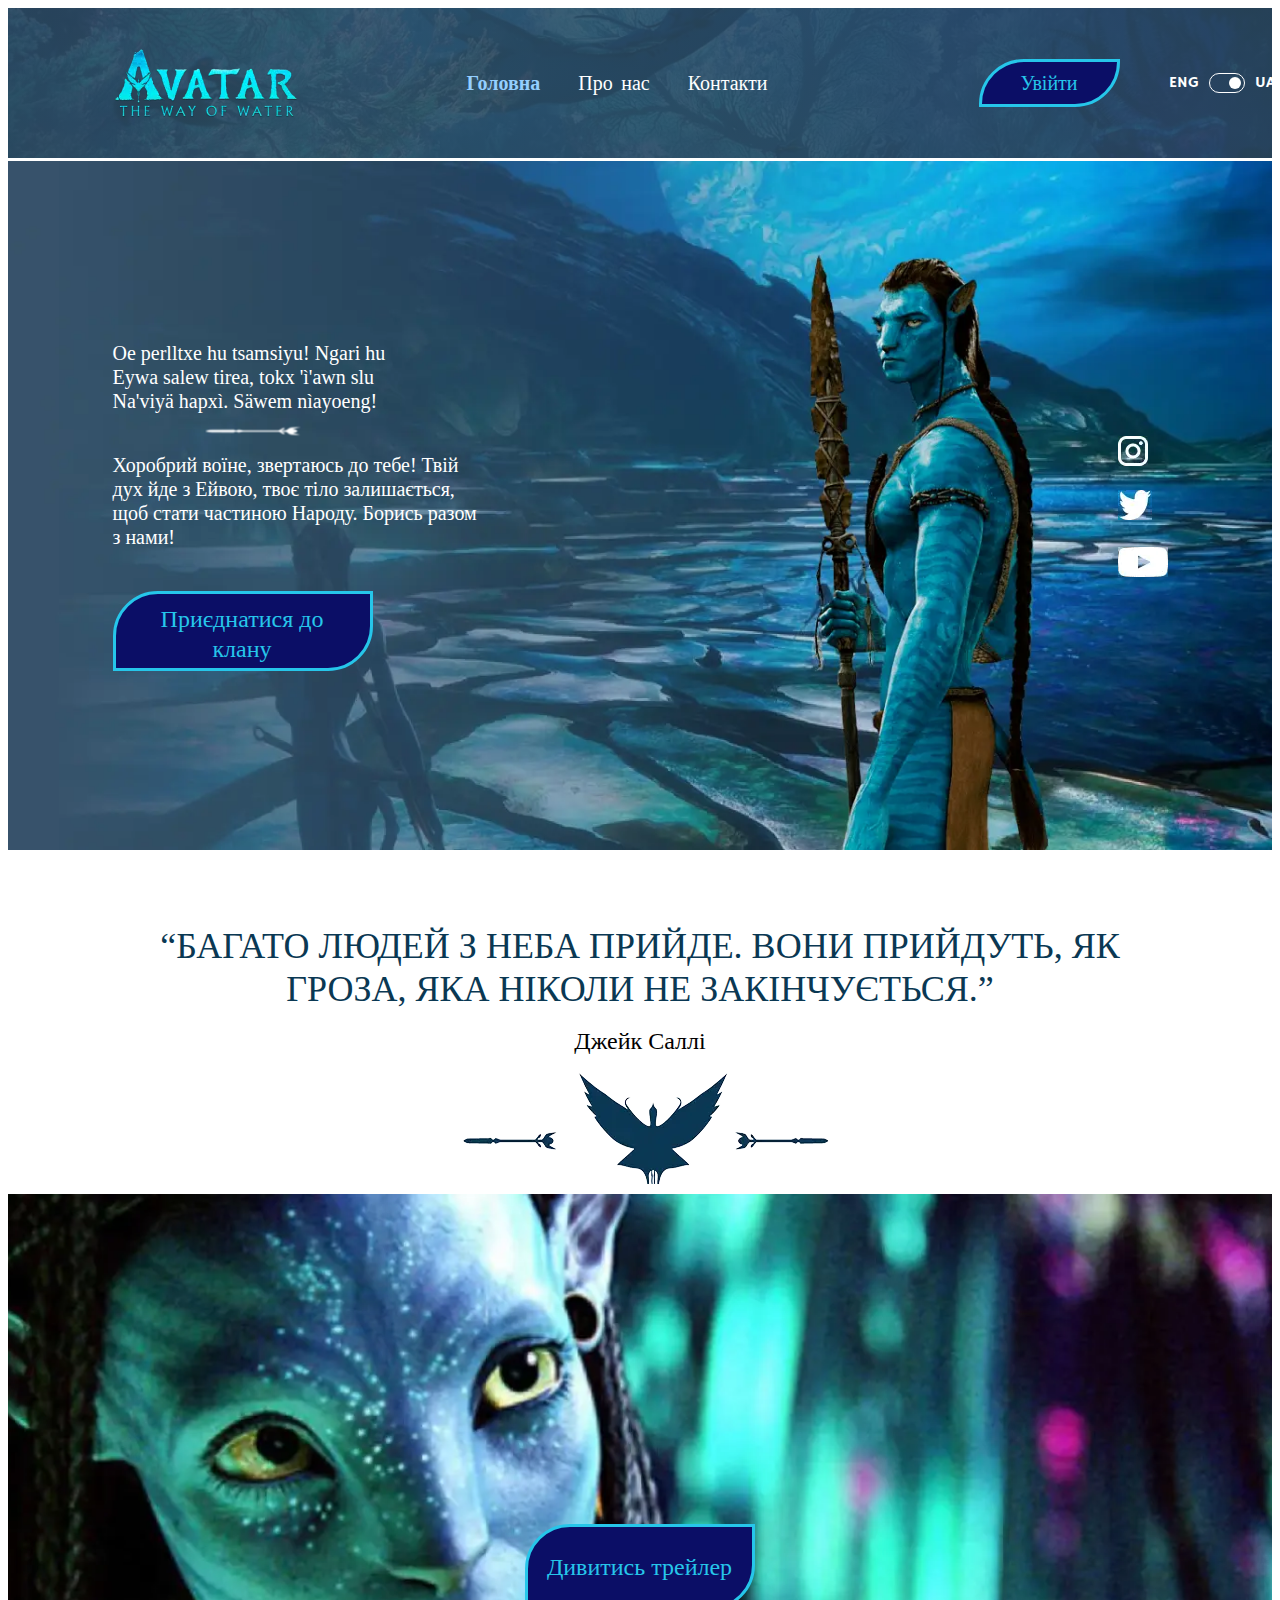
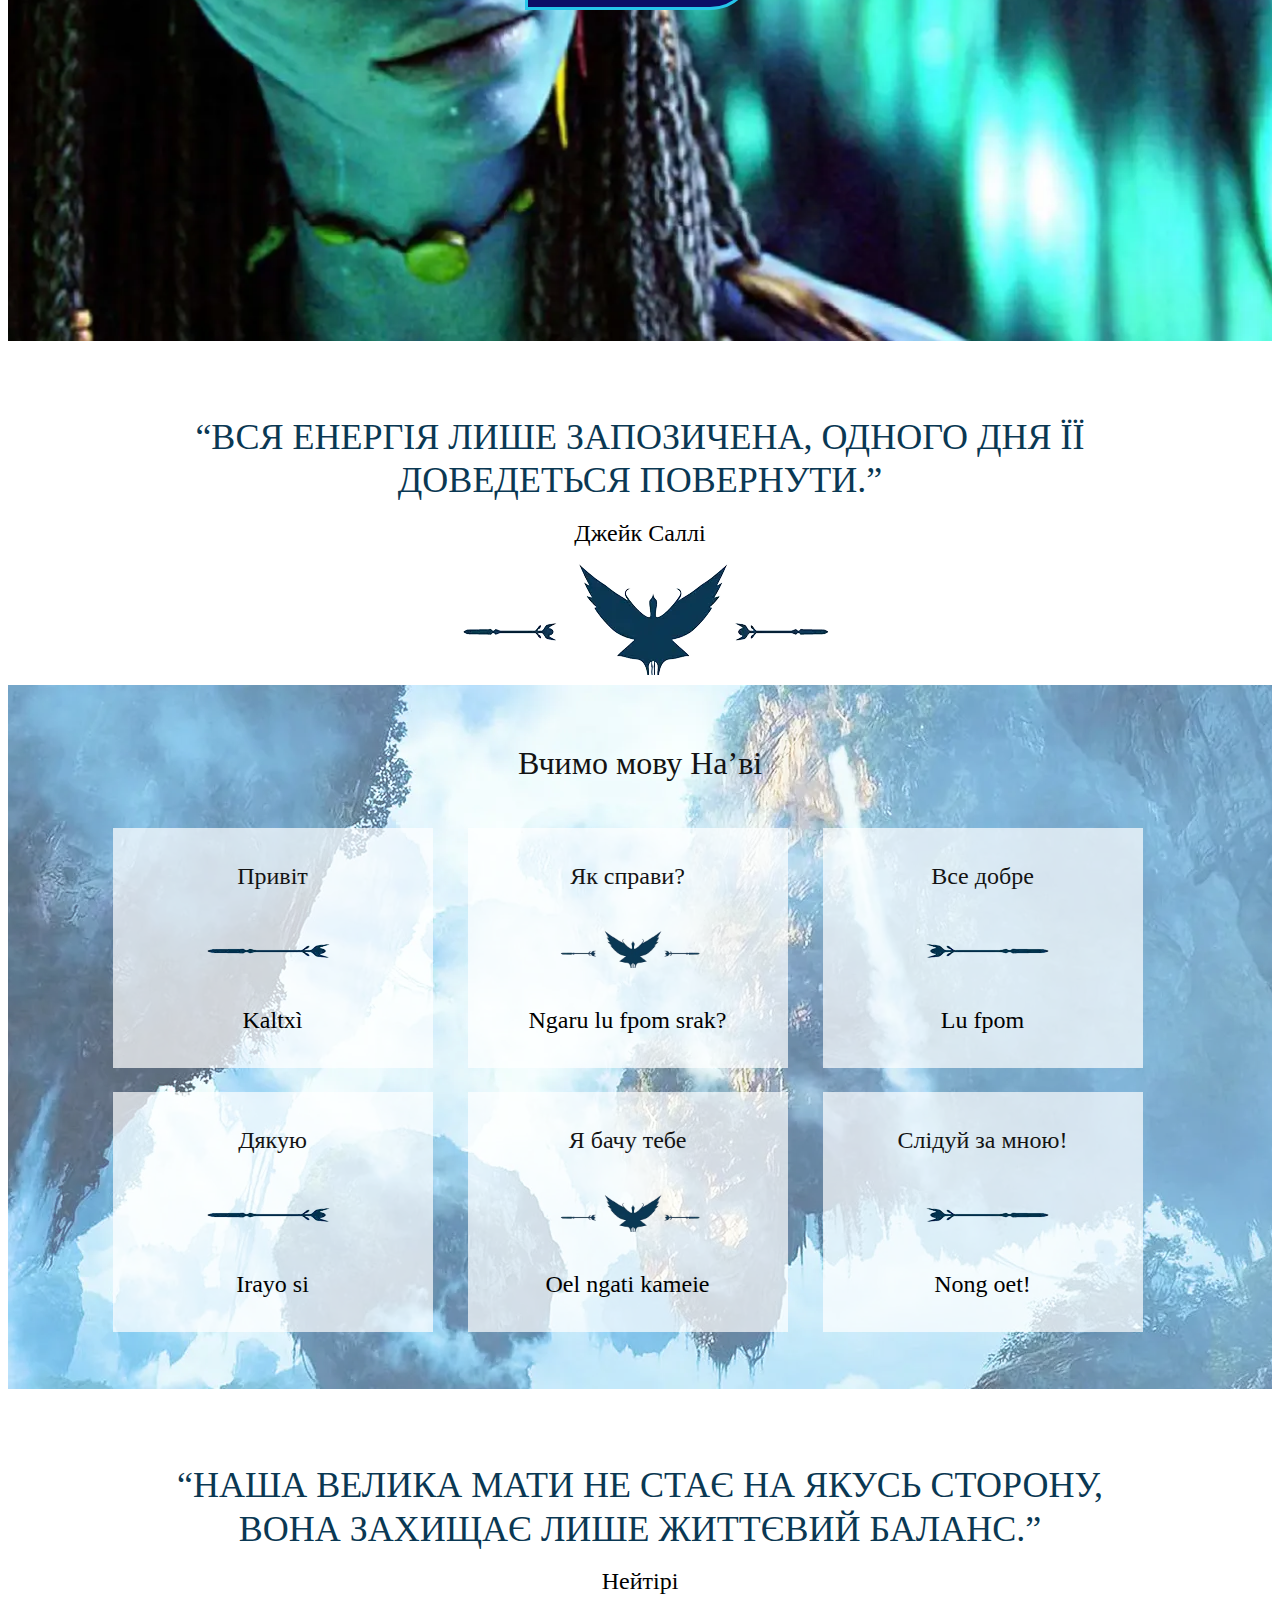
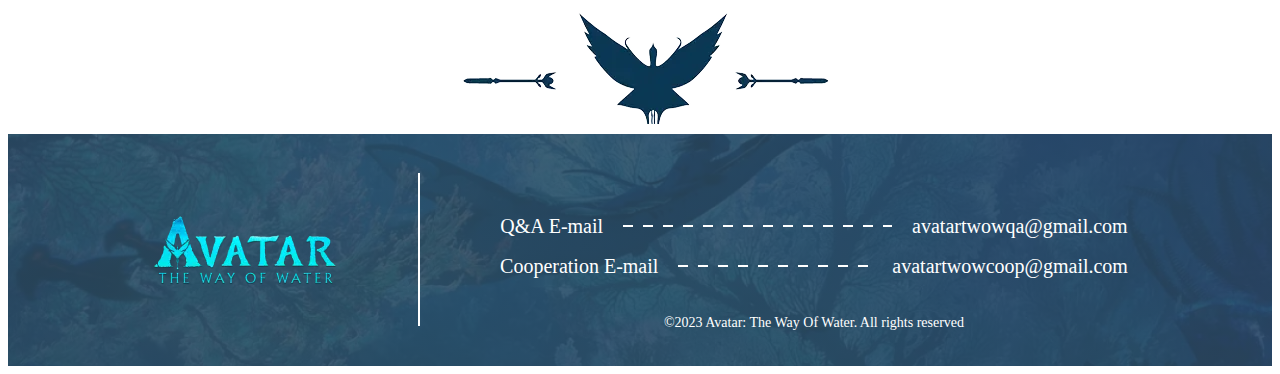
<file: index.html>
<!DOCTYPE html>
<html lang="en">
<head>
    <meta charset="UTF-8">
    <meta name="viewport" content="width=device-width, initial-scale=1.0">
    <title>Avatar</title>
    <link rel="stylesheet" href="https://cdnjs.cloudflare.com/ajax/libs/modern-normalize/3.0.1/modern-normalize.min.css" integrity="sha512-q6WgHqiHlKyOqslT/lgBgodhd03Wp4BEqKeW6nNtlOY4quzyG3VoQKFrieaCeSnuVseNKRGpGeDU3qPmabCANg==" crossorigin="anonymous" referrerpolicy="no-referrer" />
    <link rel="preconnect" href="https://fonts.googleapis.com">
<link rel="preconnect" href="https://fonts.gstatic.com" crossorigin>
<link href="https://fonts.googleapis.com/css2?family=Hammersmith+One&family=Headland+One&family=Inter:ital,opsz,wght@0,14..32,100..900;1,14..32,100..900&display=swap" rel="stylesheet">
    <link rel="stylesheet" href="./css/reset.css">
    <link rel="stylesheet" href="./css/style.css">
</head>
<body>
    <header class="header">
        <div class="container header-box">
        <a href="./index.html" class="header-logo"><img class="header-img" src="./img/logo.webp" alt="logo"></a>
        <nav class="header-nav">
            <ul class="header-list">
                <li class="heder-item"><a href="./index.html" class="header-link active">Головна</a></li>
                <li class="heder-item"><a href="#" class="header-link header-link2"><span>Про</span><span>нас</span></a></li>
                <li class="heder-item"><a href="#" class="header-link">Контакти</a></li>
            </ul>
            <ul class="header-functions">
                <li class="header-function"><button class="header-button">Увійти</button></li>
                <li class="header-function">
                    <a class="header-language" href="./pages/english.html">ENG</a>
                    <svg class="header-switch" xmlns="http://www.w3.org/2000/svg" width="36" height="20" viewBox="0 0 36 20" fill="none">
<rect x="0.5" y="0.5" width="35" height="19" rx="9.5" stroke="white"/>
<circle cx="26" cy="10" r="6" fill="white"/>
</svg>
<a class="header-language" href="./index.html">UA</a>
                </li>
            </ul>
        </nav>
        </div>
    </header>
    <main class="main">
        <section class="hero">
            <div class="container hero-container">
            <div class="hero-box">
            <p class="hero-text">Oe perlltxe hu tsamsiyu! Ngari hu Eywa salew tirea, tokx 'ì'awn slu Na'viyä hapxì. Säwem nìayoeng!</p>
            <img src="./img/witch.webp" alt="witch" class="hero-img">
            <p class="hero-text2">Хоробрий воїне, звертаюсь до тебе! Твій дух йде з Ейвою, твоє тіло залишається, щоб стати частиною Народу. Борись разом з нами!</p>
            <button class="hero-button" type="button">Приєднатися до клану</button>
            </div>
            <ul class="hero-list">
                <li class="hero-item"><a class="hero-link" href="#"><img class="hero-contact" src="./img/instagram.webp" alt="instagram"></a></li>
                <li class="hero-item"><a class="hero-link" href="#"><img class="hero-contact" src="./img/twitter.webp" alt="twitter"></a></li>
                <li class="hero-item"><a class="hero-link" href="#"><img class="hero-contact" src="./img/youtube.webp" alt="youtube"></a></li>
            </ul>
            </div>
        </section>
        <section class="quote">
            <div class="container quote-box">
            <blockquote class="quote-title">“БАГАТО ЛЮДЕЙ З НЕБА ПРИЙДЕ. ВОНИ ПРИЙДУТЬ, ЯК ГРОЗА, ЯКА НІКОЛИ НЕ ЗАКІНЧУЄТЬСЯ.” </blockquote>
            <cite class="quote-subtitle">Джейк Саллі</cite>
            <img class="quote-img" src="./img/bird.webp" alt="bird" class="quote-img">
            </div>
        </section>
        <section class="trailer">
            <div class="container trailer-box">
            <a class="trailer-link" href="https://www.bing.com/videos/riverview/relatedvideo?q=trailer+avatar+3&mid=0A6B4C93056DC062D4F00A6B4C93056DC062D4F0&FORM=VIRE" target="_blank">
            <button class="trailer-button" type="button">Дивитись трейлер</button>
            </a>
            </div>
        </section>
        <section class="quote">
            <div class="container quote-box">
            <blockquote class="quote-title">“ВСЯ ЕНЕРГІЯ ЛИШЕ ЗАПОЗИЧЕНА, ОДНОГО ДНЯ ЇЇ ДОВЕДЕТЬСЯ ПОВЕРНУТИ.”</blockquote>
            <cite class="quote-subtitle">Джейк Саллі</cite>
            <img class="quote-img" src="./img/bird.webp" alt="bird" class="quote-img">
            </div>
        </section>
        <section class="language">
            <div class="container language-box">
            <h2 class="language-title">Вчимо мову На’ві</h2>
            <ul class="language-list">
                <li class="language-item">
                    <p class="language-subtitle">Привіт</p>
                    <img class="language-img" src="./img/witchs.webp" alt="witchs">
                    <p class="language-subtitle2">Kaltxì</p>
                </li>
                <li class="language-item">
                    <p class="language-subtitle">Як справи?</p>
                    <img class="language-img language-img2" src="./img/bird.webp" alt="bird">
                    <p class="language-subtitle2">Ngaru lu fpom srak?</p>
                </li>
                <li class="language-item">
                    <p class="language-subtitle">Все добре</p>
                    <img class="language-img" src="./img/witchss.webp" alt="witchss">
                    <p class="language-subtitle2">Lu fpom</p>
                </li>
                <li class="language-item">
                    <p class="language-subtitle">Дякую</p>
                    <img class="language-img" src="./img/witchs.webp" alt="witchs">
                    <p class="language-subtitle2">Irayo si </p>
                </li>
                <li class="language-item">
                    <p class="language-subtitle">Я бачу тебе</p>
                    <img class="language-img language-img2" src="./img/bird.webp" alt="bird">
                    <p class="language-subtitle2">Oel ngati kameie</p>
                </li>
                <li class="language-item">
                    <p class="language-subtitle">Слідуй за мною!</p>
                    <img class="language-img" src="./img/witchss.webp" alt="witchss">
                    <p class="language-subtitle2">Nong oet!</p>
                </li>
            </ul>
            </div>
        </section>
        <section class="quote">
            <div class="container quote-box">
            <blockquote class="quote-title">“НАША ВЕЛИКА МАТИ НЕ СТАЄ НА ЯКУСЬ СТОРОНУ, ВОНА ЗАХИЩАЄ ЛИШЕ ЖИТТЄВИЙ БАЛАНС.”</blockquote>
            <cite class="quote-subtitle">Нейтірі</cite>
            <img class="quote-img" src="./img/bird.webp" alt="bird" class="quote-img">
            </div>
        </section>
    </main>
    <footer class="footer">
        <div class="container footer-box">
        <a class="footer-logo" href="./index.html"><img class="footer-img3" src="./img/logo.webp" alt="logo"></a>
        <img class="footer-img" src="./img/line.webp" alt="line">
        <div class="footer-box2">
        <ul class="footer-list">
            <li class="footer-item">
                <p class="footer-text">Q&A E-mail</p>
                <svg class="footer-line" xmlns="http://www.w3.org/2000/svg" width="269" height="2" viewBox="0 0 269 2" fill="none">
<path d="M0 1L269 0.999976" stroke="white" stroke-width="2" stroke-dasharray="10 10"/>
</svg>
                <a class="footer-link" href="mailto:avatartwowqa@gmail.com">avatartwowqa@gmail.com</a>
            </li>
            <li class="footer-item">
                <p class="footer-text">Cooperation E-mail</p>
                <svg class="footer-line" xmlns="http://www.w3.org/2000/svg" width="194" height="2" viewBox="0 0 194 2" fill="none">
<path d="M0 1L194 1.00002" stroke="white" stroke-width="2" stroke-dasharray="10 10"/>
</svg>
                <a class="footer-link" href="mailto:avatartwowcoop@gmail.com">avatartwowcoop@gmail.com</a>
            </li>
        </ul>
        <p class="footer-information">©2023 Avatar: The Way Of Water. All rights reserved</p>
        </div>
        </div>
    </footer>
</body>
</html>
</file>
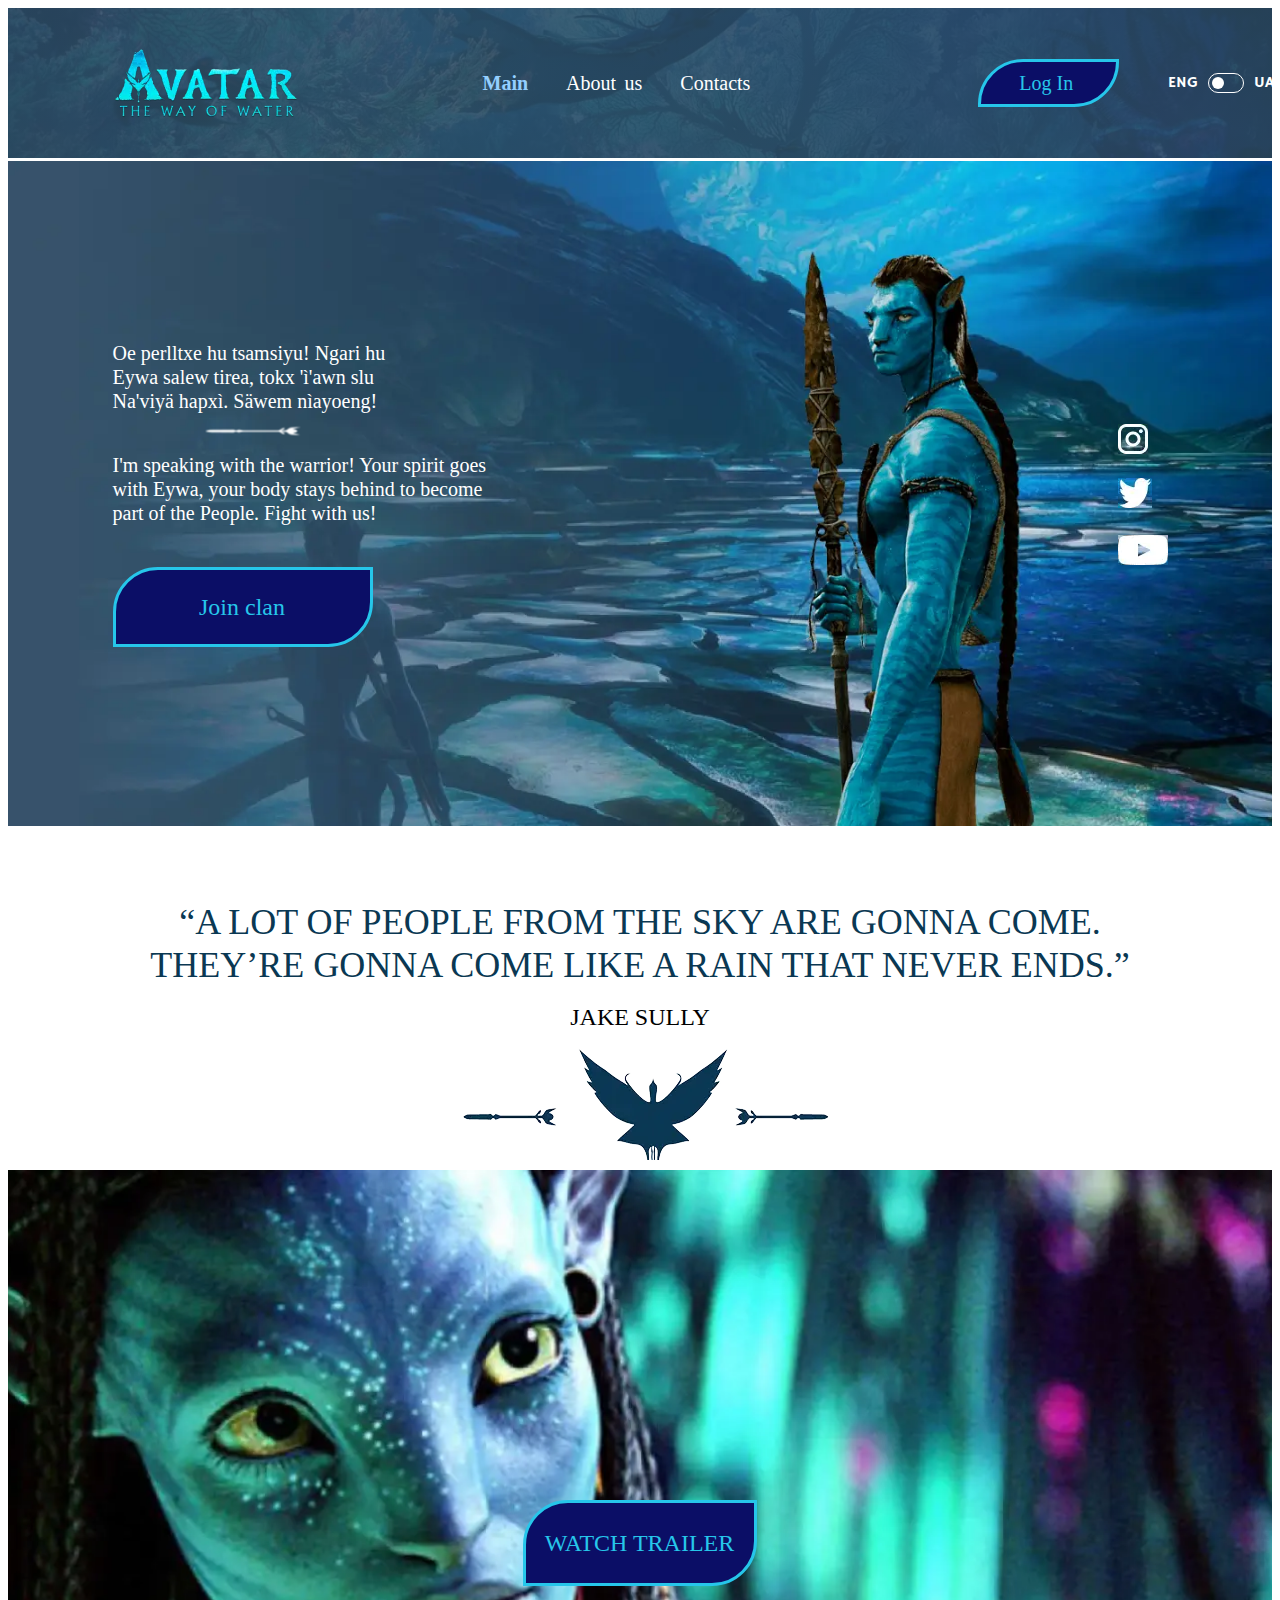
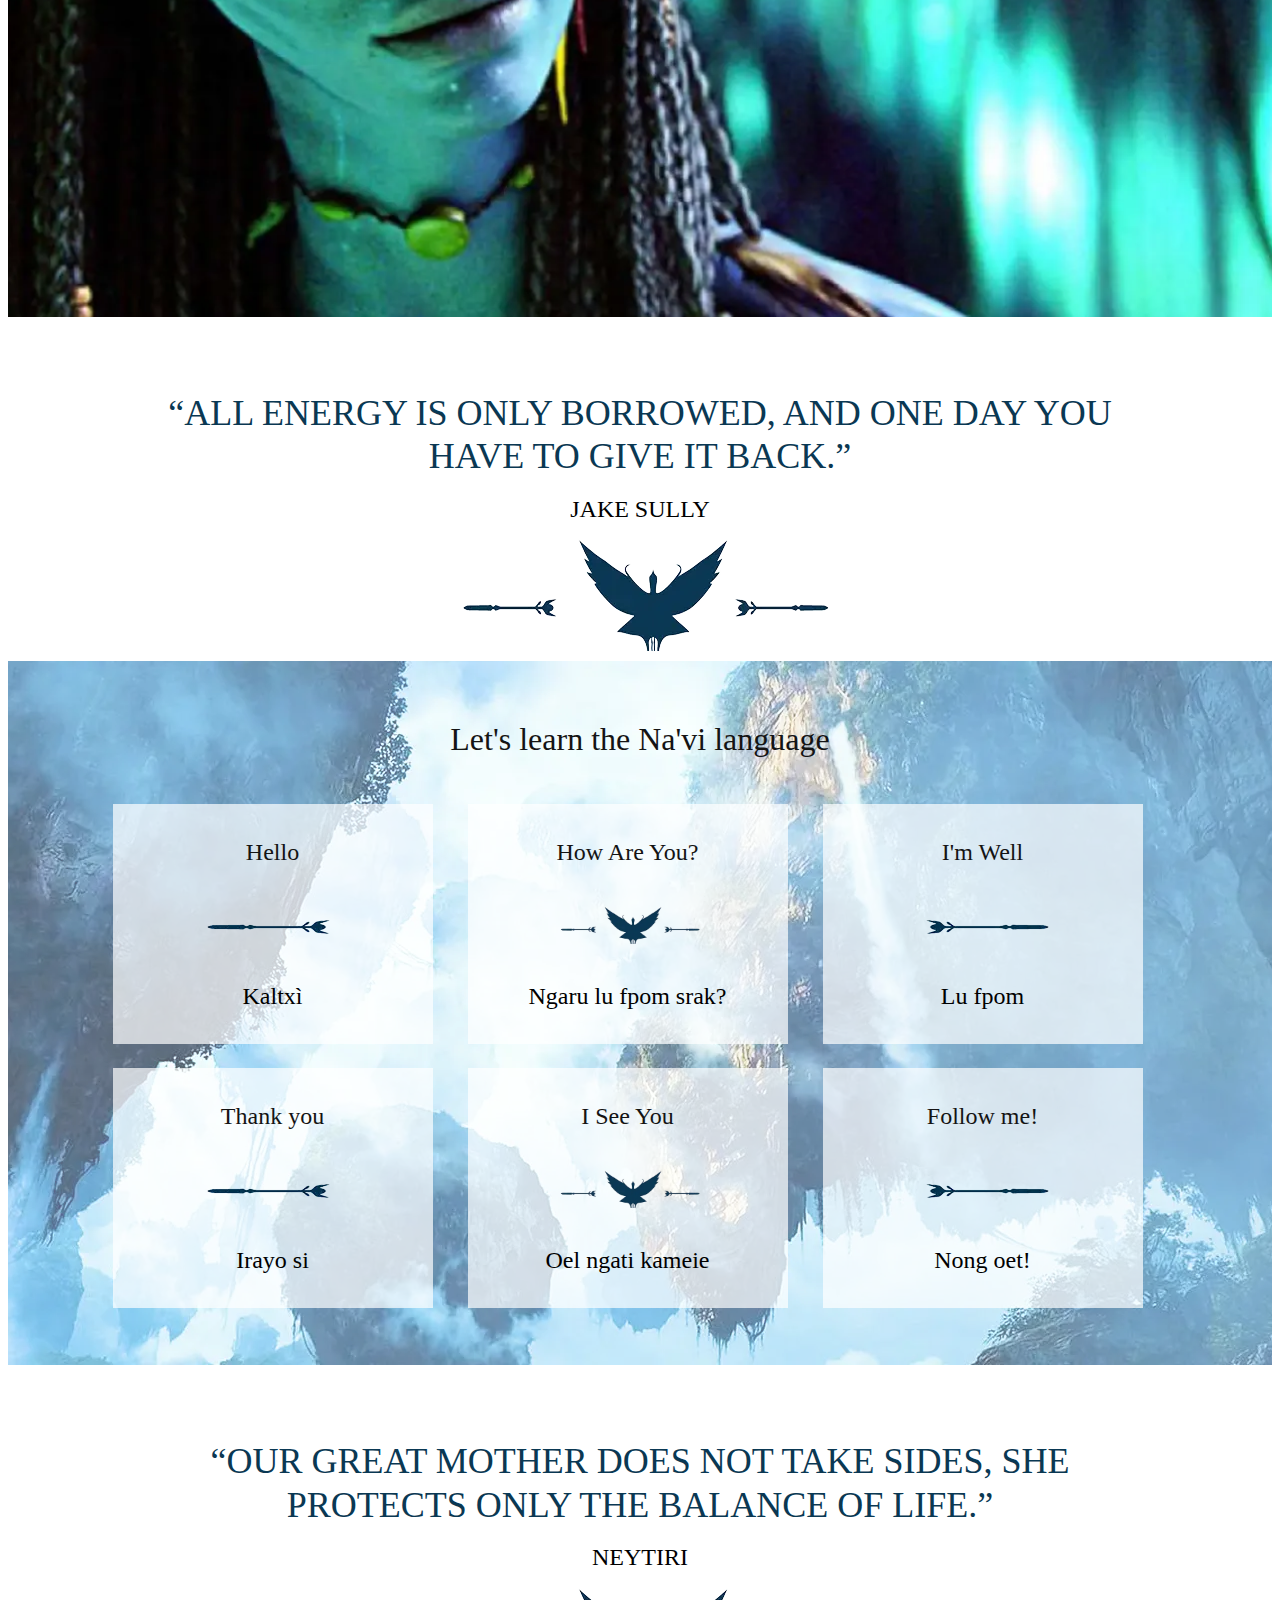
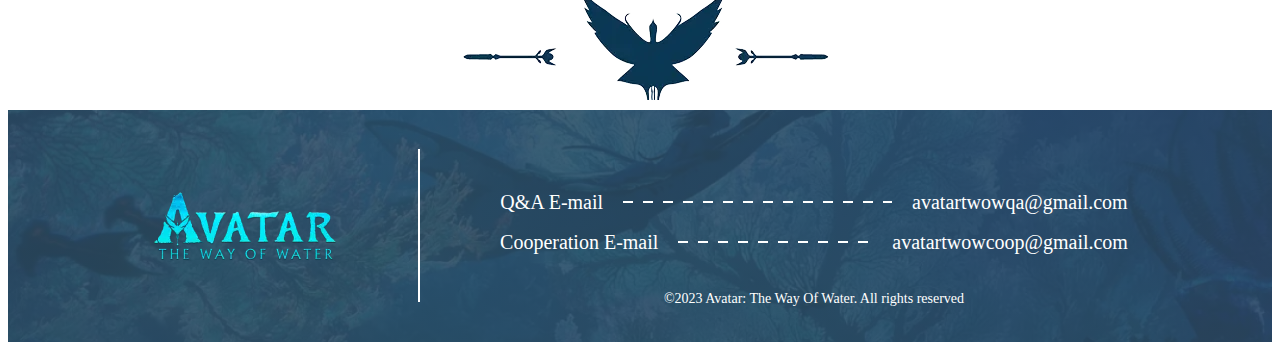
<file: pages/english.html>
<!DOCTYPE html>
<html lang="en">
<head>
    <meta charset="UTF-8">
    <meta name="viewport" content="width=device-width, initial-scale=1.0">
    <title>Avatar</title>
    <link rel="stylesheet" href="https://cdnjs.cloudflare.com/ajax/libs/modern-normalize/3.0.1/modern-normalize.min.css" integrity="sha512-q6WgHqiHlKyOqslT/lgBgodhd03Wp4BEqKeW6nNtlOY4quzyG3VoQKFrieaCeSnuVseNKRGpGeDU3qPmabCANg==" crossorigin="anonymous" referrerpolicy="no-referrer" />
    <link rel="preconnect" href="https://fonts.googleapis.com">
<link rel="preconnect" href="https://fonts.gstatic.com" crossorigin>
<link href="https://fonts.googleapis.com/css2?family=Hammersmith+One&family=Headland+One&family=Inter:ital,opsz,wght@0,14..32,100..900;1,14..32,100..900&display=swap" rel="stylesheet">
    <link rel="stylesheet" href="../css/reset.css">
    <link rel="stylesheet" href="../css/style.css">
</head>
<body>
    <header class="header">
        <div class="container header-box">
        <a href="./english.html" class="header-logo2"><img class="header-img" src="../img/logo.webp" alt="logo"></a>
        <nav class="header-nav2">
            <ul class="header-list">
                <li class="heder-item"><a href="./english.html" class="header-link active">Main</a></li>
                <li class="heder-item"><a href="#" class="header-link header-link2"><span>About</span> <span>us</span></a></li>
                <li class="heder-item"><a href="#" class="header-link">Contacts</a></li>
            </ul>
            <ul class="header-functions">
                <li class="header-function"><button class="header-button">Log In</button></li>
                <li class="header-function">
                    <a class="header-language" href="./english.html">ENG</a>
<svg xmlns="http://www.w3.org/2000/svg" width="36" height="20" viewBox="0 0 36 20" fill="none">
<rect x="0.5" y="0.5" width="35" height="19" rx="9.5" stroke="white"/>
<circle cx="10" cy="10" r="6" fill="white"/>
</svg>
<a class="header-language" href="../index.html">UA</a>
                </li>
            </ul>
        </nav>
        </div>
    </header>
    <main class="main">
        <section class="hero">
            <div class="container hero-container">
                <div class="hero-box">
            <p class="hero-text">Oe perlltxe hu tsamsiyu! Ngari hu Eywa salew tirea, tokx 'ì'awn slu Na'viyä hapxì. Säwem nìayoeng!</p>
            <img src="../img/witch.webp" alt="witch" class="hero-img">
            <p class="hero-text2">I'm speaking with the warrior! Your spirit goes with Eywa, your body stays behind to become part of the People. Fight with us!</p>
            <button class="hero-button" type="button">Join clan</button>
            </div>
            <ul class="hero-list">
                <li class="hero-item"><a class="hero-link" href="#"><img class="hero-contact" src="../img/instagram.webp" alt="instagram"></a></li>
                <li class="hero-item"><a class="hero-link" href="#"><img class="hero-contact" src="../img/twitter.webp" alt="twitter"></a></li>
                <li class="hero-item"><a class="hero-link" href="#"><img class="hero-contact" src="../img/youtube.webp" alt="youtube"></a></li>
            </ul>
            </div>
        </section>
        <section class="quote">
            <div class="container quote-box">
            <blockquote class="quote-title">“A LOT OF PEOPLE FROM THE SKY ARE GONNA COME. THEY’RE GONNA COME LIKE A RAIN THAT NEVER ENDS.”</blockquote>
            <cite class="quote-subtitle">JAKE SULLY</cite>
            <img src="../img/bird.webp" alt="bird" class="quote-img">
            </div>
        </section>
        <section class="trailer">
            <div class="container trailer-box">
 <a class="trailer-link" href="https://www.bing.com/videos/riverview/relatedvideo?q=trailer+avatar+3&mid=0A6B4C93056DC062D4F00A6B4C93056DC062D4F0&FORM=VIRE" target="_blank">
            <button class="trailer-button" type="button">WATCH TRAILER</button>
 </a>
            </div>
        </section>
        <section class="quote">
            <div class="container quote-box">
            <blockquote class="quote-title">“ALL ENERGY IS ONLY BORROWED, AND ONE DAY YOU HAVE TO GIVE IT BACK.”</blockquote>
            <cite class="quote-subtitle">JAKE SULLY</cite>
            <img src="../img/bird.webp" alt="bird" class="quote-img">
            </div>
        </section>
        <section class="language">
            <div class="container language-box">
            <h2 class="language-title">Let's learn the Na'vi language</h2>
            <ul class="language-list">
                <li class="language-item">
                    <p class="language-subtitle">Hello</p>
                    <img class="language-img" src="../img/witchs.webp" alt="witchs">
                    <p class="language-subtitle2">Kaltxì</p>
                </li>
                <li class="language-item">
                    <p class="language-subtitle">How Are You?</p>
                    <img class="language-img language-img2" src="../img/bird.webp" alt="bird">
                    <p class="language-subtitle2">Ngaru lu fpom srak?</p>
                </li>
                <li class="language-item">
                    <p class="language-subtitle">I'm Well</p>
                    <img class="language-img" src="../img/witchss.webp" alt="witchss">
                    <p class="language-subtitle2">Lu fpom</p>
                </li>
                <li class="language-item">
                    <p class="language-subtitle">Thank you</p>
                    <img class="language-img" src="../img/witchs.webp" alt="witchs">
                    <p class="language-subtitle2">Irayo si </p>
                </li>
                <li class="language-item">
                    <p class="language-subtitle">I See You</p>
                    <img class="language-img language-img2" src="../img/bird.webp" alt="bird">
                    <p class="language-subtitle2">Oel ngati kameie</p>
                </li>
                <li class="language-item">
                    <p class="language-subtitle">Follow me!</p>
                    <img class="language-img" src="../img/witchss.webp" alt="witchss">
                    <p class="language-subtitle2">Nong oet!</p>
                </li>
            </ul>
            </div>
        </section>
        <section class="quote">
            <div class="container quote-box">
            <blockquote class="quote-title">“OUR GREAT MOTHER DOES NOT TAKE SIDES, SHE PROTECTS ONLY THE BALANCE OF LIFE.”</blockquote>
            <cite class="quote-subtitle">NEYTIRI</cite>
            <img src="../img/bird.webp" alt="bird" class="quote-img">
            </div>
        </section>
    </main>
    <footer class="footer">
        <div class="container footer-box">
        <a class="footer-logo" href="./english.html"><img class="footer-img3" src="../img/logo.webp" alt="logo"></a>
        <img class="footer-img" src="../img/line.webp" alt="line">
        <div class="footer-box2">
        <ul class="footer-list">
            <li class="footer-item">
                <p class="footer-text">Q&A E-mail</p>
                <svg class="footer-line" xmlns="http://www.w3.org/2000/svg" width="269" height="2" viewBox="0 0 269 2" fill="none">
<path d="M0 1L269 0.999976" stroke="white" stroke-width="2" stroke-dasharray="10 10"/>
</svg>
                <a class="footer-link" href="mailto:avatartwowqa@gmail.com">avatartwowqa@gmail.com</a>
            </li>
            <li class="footer-item">
                <p class="footer-text">Cooperation E-mail</p>
                <svg class="footer-line" xmlns="http://www.w3.org/2000/svg" width="194" height="2" viewBox="0 0 194 2" fill="none">
<path d="M0 1L194 1.00002" stroke="white" stroke-width="2" stroke-dasharray="10 10"/>
</svg>
                <a class="footer-link" href="mailto:avatartwowcoop@gmail.com">avatartwowcoop@gmail.com</a>
            </li>
        </ul>
        <p class="footer-information">©2023 Avatar: The Way Of Water. All rights reserved</p>
        </div>
        </div>
    </footer>
</body>
</html>
</file>
<file: css/style.css>
:root{
    --main-color:#FFF;
    --active-color:#94CFFF;
    --accent-color:#26C6EA;
    --text-color:#0A3853;
    --subtitle-color:#000;
    --title-color:#141414;
    --header-bg:rgba(43, 74, 97, 0.87);
    --bg-button:#0B0E66;
    --bg-card:rgba(255, 255, 255, 0.70);
}
.body{
font-family: Inter;
}
.container{
    width: 1055px;
    padding-left: 12px;
    padding-right: 12px;
    margin: 0 auto;
}
.header{
border-bottom: 3px solid var(--main-color);
background-image:linear-gradient(var(--header-bg), var(--header-bg)), url(../img/footer,header-bg.webp);
background-repeat: no-repeat;
background-position: center;
background-size: cover;
padding: 39px 0 39px 0;
}
.header-box{
    display: flex;
}
.header-nav{
    display: flex;
    gap: 212px;
}
.header-nav2{
    display: flex;
    gap: 228px;
}
.header-list{
    display: flex;
    gap: 38px;
    justify-content: center;
    align-items: center;
}
.header-functions{
    display: flex;
    gap: 49px;
    justify-content: center;
    align-items: center;
}
.header-function:nth-child(2){
display: flex;
gap: 10px;
justify-content: center;
align-items: center;
}
.header-logo{
    margin-right: 168px;
}
.header-logo2{
    margin-right: 184px;
}
.header-link{
color: var(--main-color);
text-align: center;
font-size: 20px;
font-weight: 300;
line-height: 1.2;
}
.header-link2{
display: flex;
gap: 8.5px;
}
.header-button{
width: 141px;
border-radius: 45px 0px;
border: 3px solid var(--accent-color);
background:var(--bg-button) ;
color:var(--accent-color);
text-align: justify;
font-family: "HeadlandOne";
font-size: 20px;
font-weight: 400;
line-height: 1.25;
padding: 9px 38px 8px 38px;
}
.active{
color:var(--active-color) ;
text-align: center;
font-size: 20px;
font-weight: 600;
line-height: 1.2;
}
.header-language{
color: var(--main-color);
text-align: center;
font-family: "Hammersmith One";
font-size: 16px;
font-weight: 400;
line-height: normal;
}
.hero{
background-image: url(../img/hero-bg.webp);
background-position: center center;
background-repeat: no-repeat;
background-size: cover;
padding: 180px 0 179px 0;
}
.hero-text{
width: 298px;
color: var(--main-color);
font-size: 20px;
font-weight: 400;
line-height: 1.2;
}
.hero-text2{
width: 376px;
color: var(--main-color);
font-size: 20px;
font-weight: 400;
line-height: 1.2;
margin-bottom: 42px;
}
.hero-button{
    width: 260px;
    height: 80px;
border-radius: 45px 0px;
border: 3px solid var(--accent-color);
background: var(--bg-button);
color: var(--accent-color);
text-align: center;
font-family: HeadlandOne;
font-size: 24px;
font-weight: 400;
line-height: 1.25;
padding: 10px 31px 10px 30px;
}
.hero-container{
    display: flex;
    justify-content: space-between;
    align-items: center;
}
.hero-list{
    display: flex;
    flex-direction: column;
}
.hero-item:nth-child(2){
    margin-top: 24px;
    margin-bottom: 27px;
}
.hero-img{
    margin-left: 72px;
}
.quote{
    padding: 75px 0 10px 0;
}
.quote-box{
    display: flex;
    flex-direction: column;
    justify-content: center;
    align-items: center;
}
.quote-title{
    width: 1002px;
color: var(--text-color);
text-align: center;
font-size: 36px;
font-weight: 400;
line-height: 1.2;
}
.quote-subtitle{
color: #000;
text-align: center;
font-size: 24px;
font-weight: 400;
line-height: 1.2;
margin: 16px 0 8px 0;
}
.quote-img{
    width: 400px;
}
.trailer{
    background-image: url(../img/trailer-bg.webp);
    background-repeat: no-repeat;
    background-position: center;
    background-size: cover;
    padding: 330px 0 331px 0;
}
.trailer-button{
border-radius: 45px 0px;
border: 3px solid var(--accent-color);
background: var(--bg-button);
color: var(--accent-color);
text-align: justify;
font-family: HeadlandOne;
font-size: 24px;
font-weight: 400;
line-height: 1.25;
padding: 25px 20px 25px 19px;
}
.trailer-box{
    display: flex;
    justify-content: center;
    align-items: center;
}
.language{
    background-image: url(../img/language-bg.webp);
    background-repeat: no-repeat;
    background-position: center;
    background-size: cover;
    padding: 58px 0 57px 0;
}
.language-item{
width: 320px;
height: 240px;
    background:var(--bg-card) ;
}
.language-title{
color: #141414;
text-align: justify;
font-family: HeadlandOne;
font-size: 32px;
font-weight: 400;
line-height: 1.25;
margin-bottom: 45px;
}
.language-subtitle{
color: var(--title-color);
text-align: justify;
font-family: HeadlandOne;
font-size: 24px;
font-weight: 400;
line-height: 1; 
}
.language-subtitle2{
color: var(--subtitle-color);
text-align: justify;
font-family: HeadlandOne;
font-size: 24px;
font-weight: 400;
line-height: 1;
}
.language-img2{
width: 152px;
height: 40px;
}
.language-box{
    display: flex;
    flex-direction: column;
    justify-content: center;
    align-items: center;
}
.language-list{
    display: flex;
    flex-wrap: wrap;
    row-gap: 24px;
    column-gap: 35px;
}
.language-item{
    display: flex;
    flex-direction: column;
    justify-content: center;
    align-items: center;
}
.language-img{
    margin: 40px 0 40px 0;
}
.footer{
    background-image:linear-gradient(rgba(43, 74, 97, 0.87), rgba(43, 74, 97, 0.87)), url(../img/footer,header-bg.webp) ;
    background-repeat: no-repeat;
    background-position: center;
    background-size: cover;
    padding: 35px 0;
}
.footer-text,
.footer-link{
color: var(--main-color);
text-align: justify;
font-size: 20px;
font-weight: 400;
line-height: 1.2;
}
.footer-information{
color: #FFF;
text-align: justify;
font-size: 14px;
font-weight: 400;
line-height: 1.2 ;
}
.footer-img{
    margin-left: 80px;
    margin-right: 80px;
}
.footer-list{
    display: flex;
    flex-direction: column;
    gap: 16px;
    margin-top: 45px;
    margin-bottom: 37px;
}
.footer-item{
    display: flex;
    justify-content: center;
    align-items: center;
    gap: 20px;
}
.footer-box2{
    display: flex;
    flex-direction: column;
    justify-content: center;
    align-items: center;
}
.footer-box{
    display: flex;
    justify-content: center;
    align-items: center;
}
</file>
